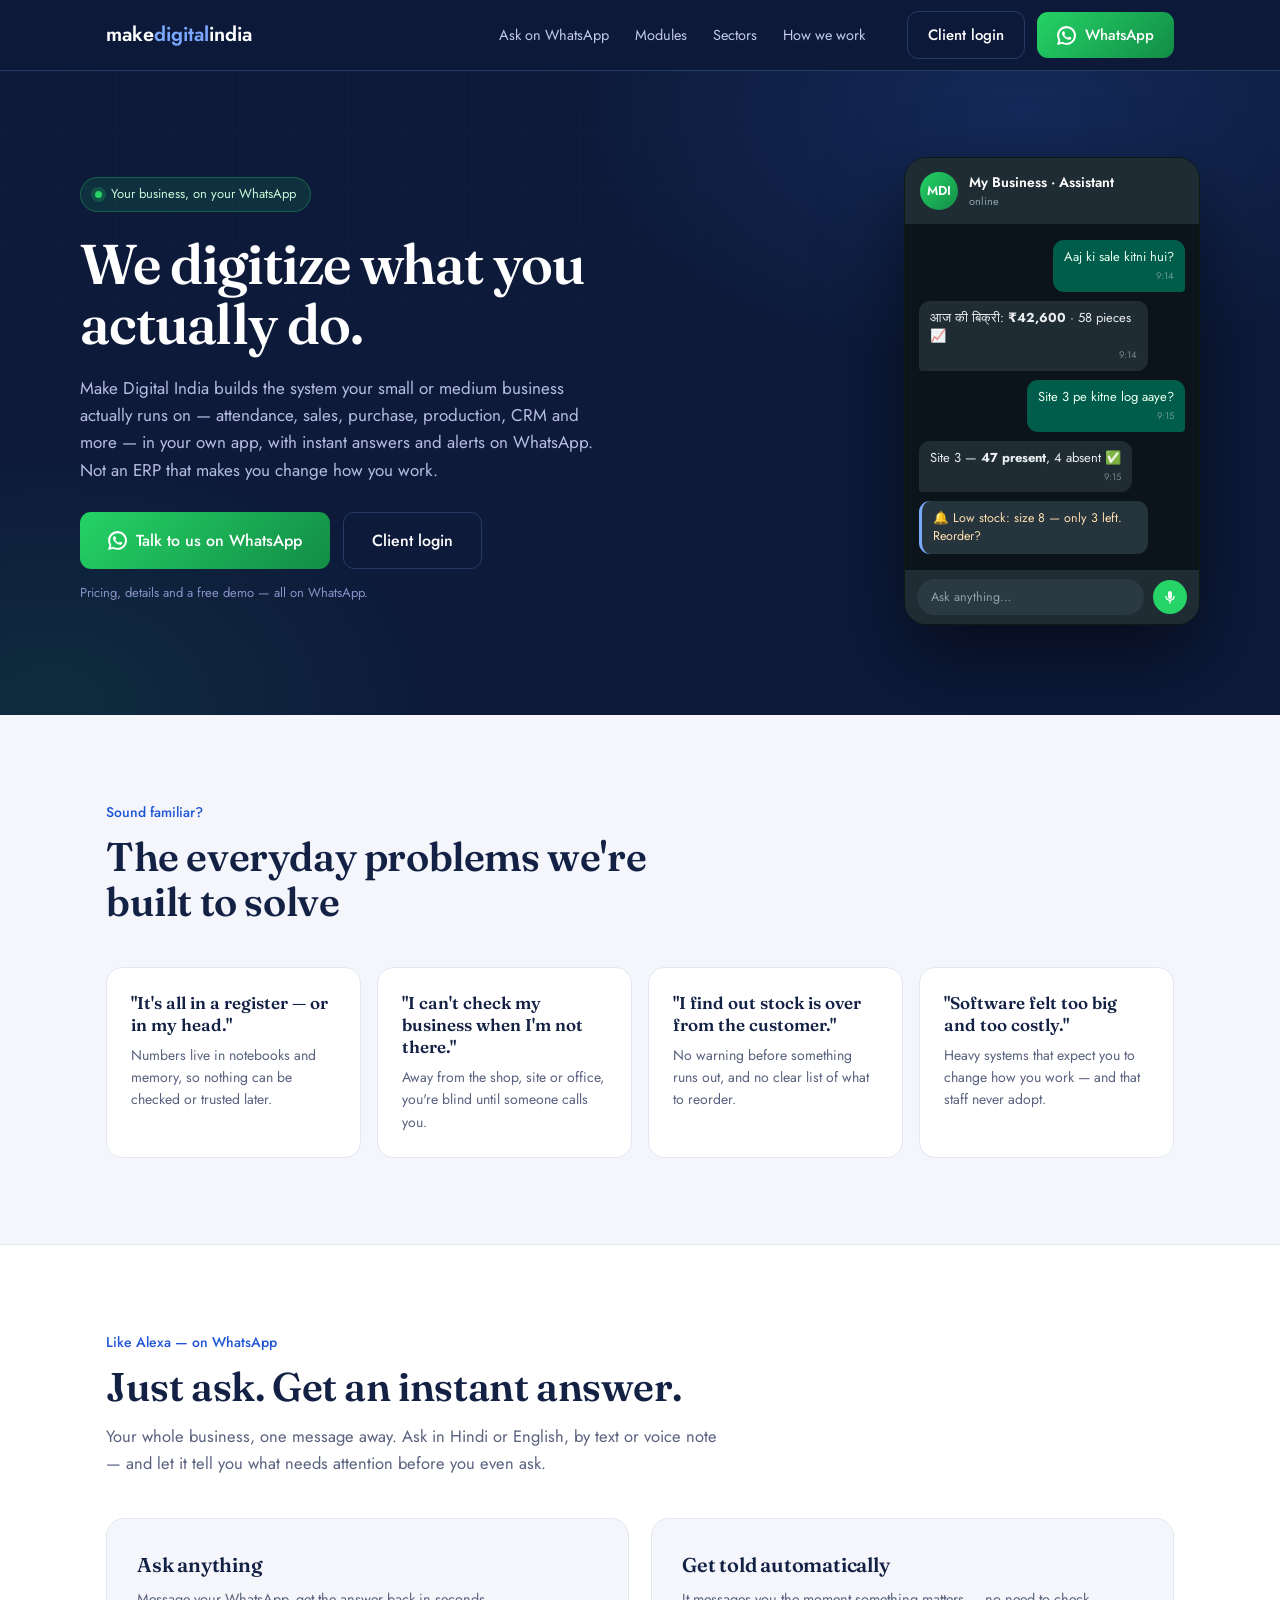
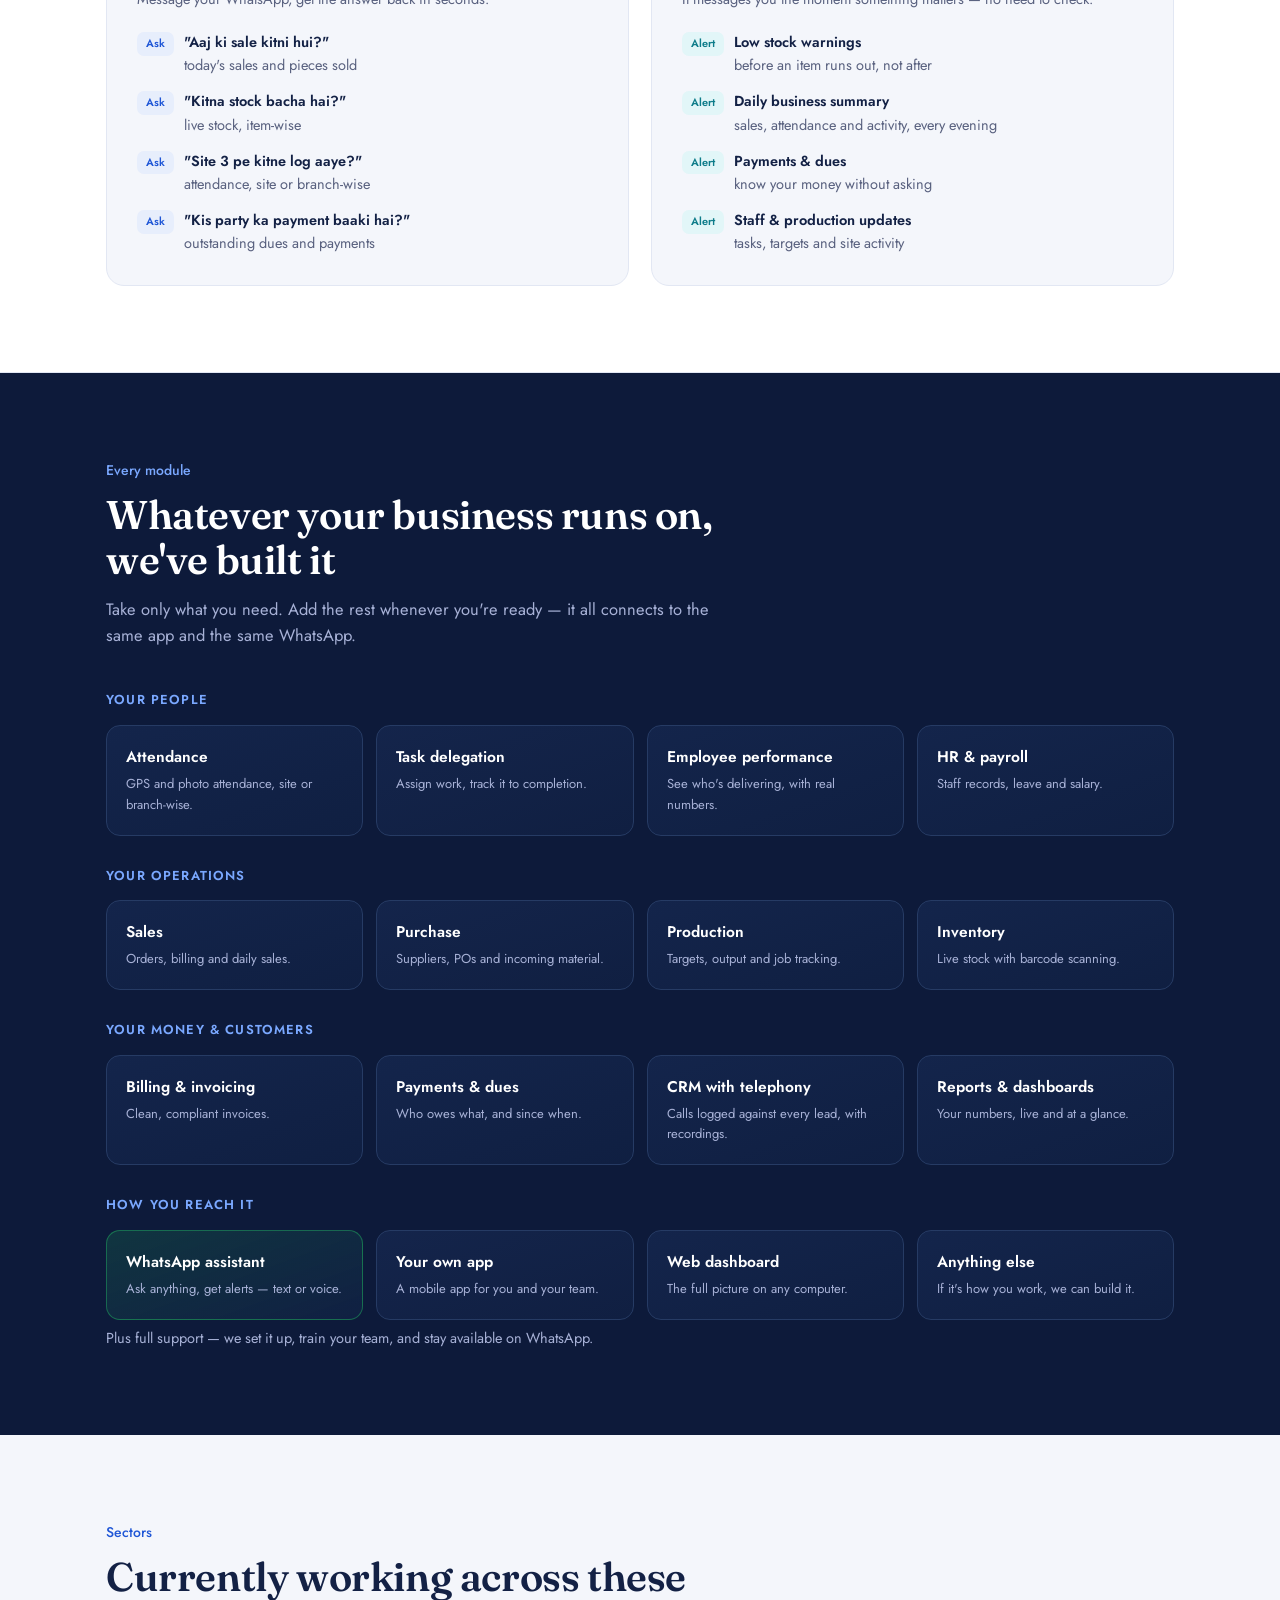
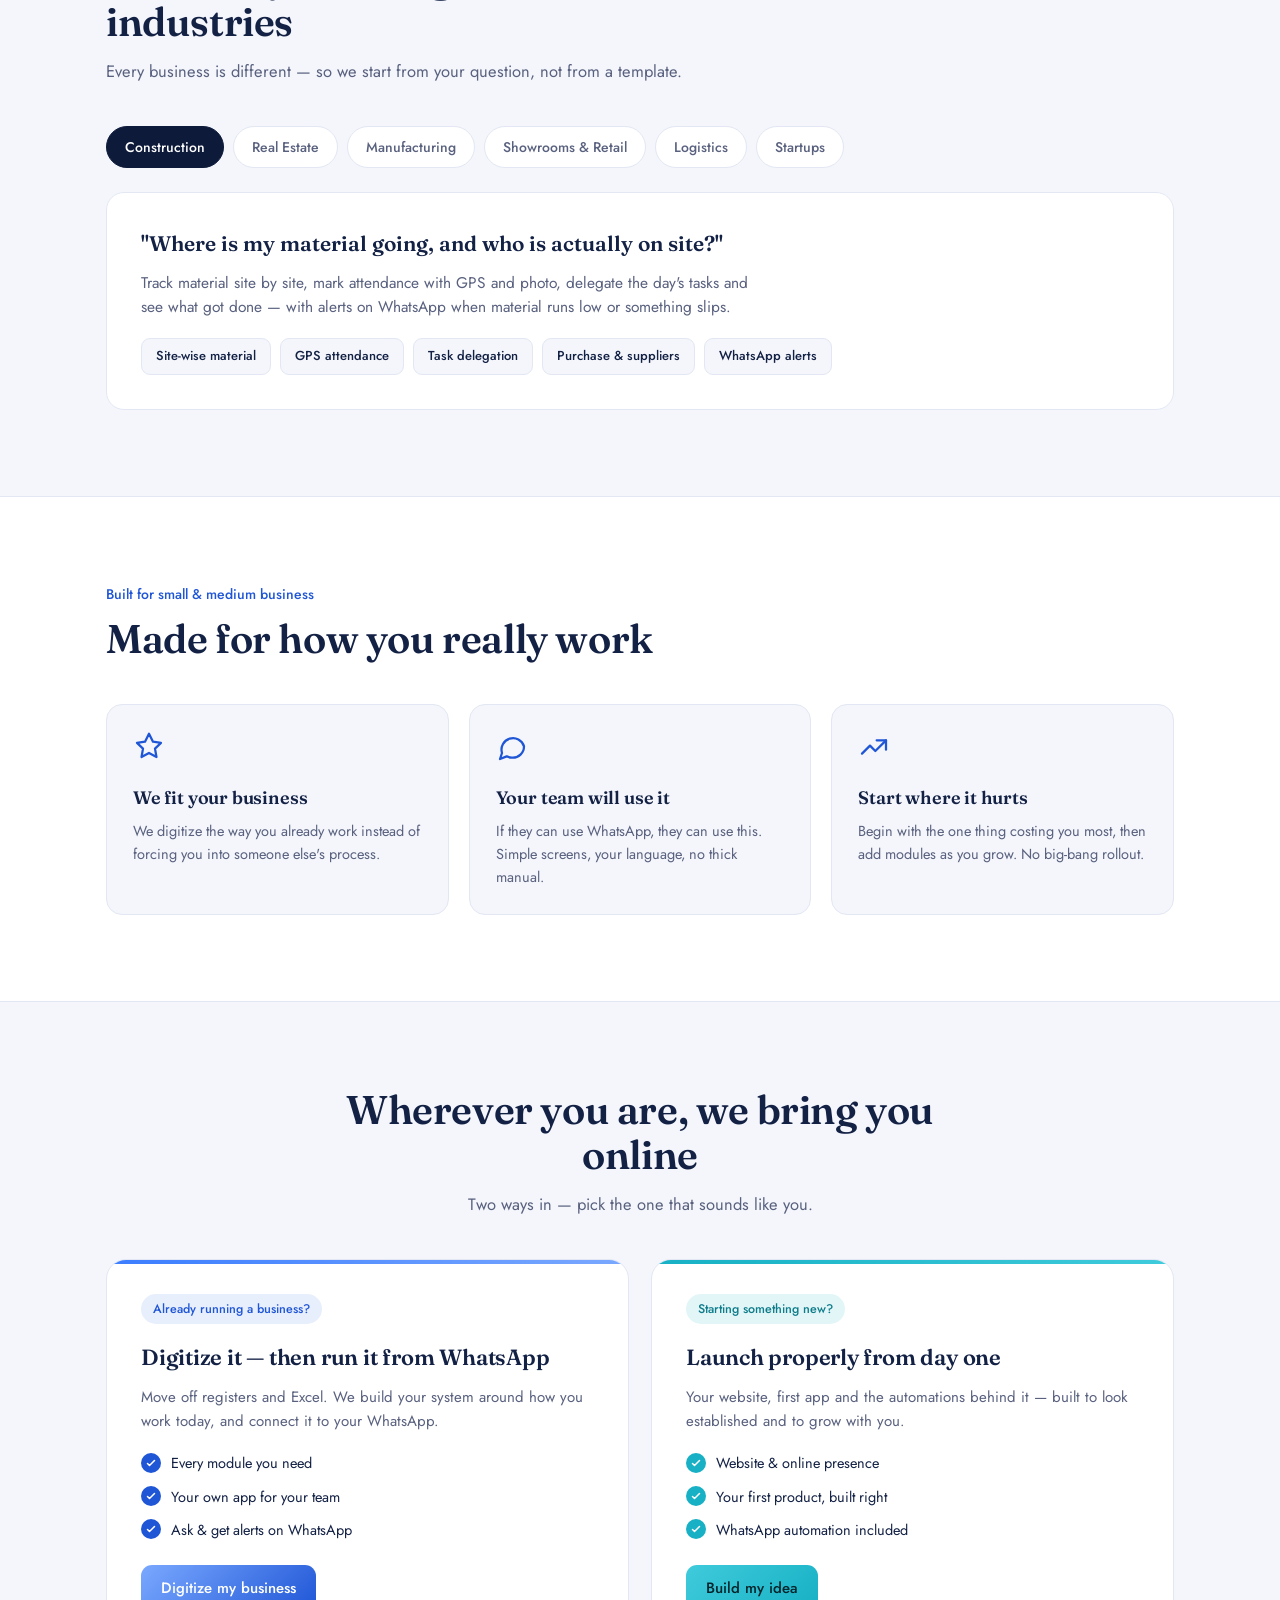
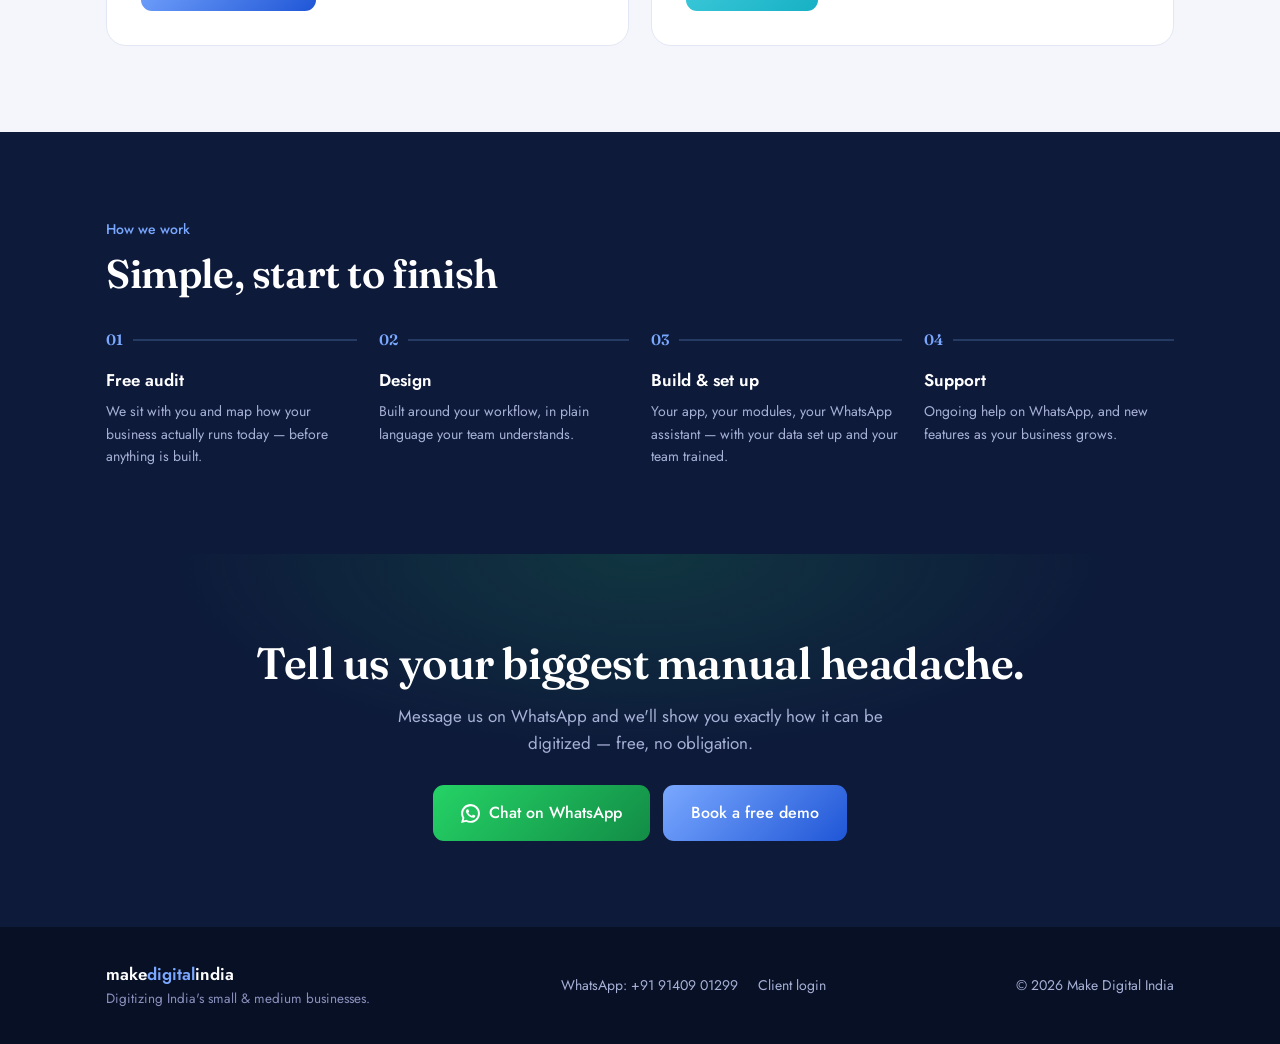
<file: index.html>
<!DOCTYPE html>
<html lang="en">
<head>
<meta charset="UTF-8" />
<meta name="viewport" content="width=device-width, initial-scale=1.0" />
<title>Make Digital India — digitizing India's small &amp; medium businesses</title>
<meta name="description" content="Make Digital India digitizes small and medium businesses across every sector — attendance, sales, purchase, production, CRM and more — in your own app, with answers and alerts on WhatsApp." />
<link rel="preconnect" href="https://fonts.googleapis.com" />
<link rel="preconnect" href="https://fonts.gstatic.com" crossorigin />
<link href="https://fonts.googleapis.com/css2?family=Fraunces:opsz,wght@9..144,400;9..144,500;9..144,600;9..144,700&family=Jost:wght@300;400;500;600&display=swap" rel="stylesheet" />
<style>
  :root{
    --ink:#0d1a3a; --ink-2:#132449; --ink-3:#1b2f5c; --line:#263b64;
    --brand:#3b7dff; --brand-2:#7aa8ff; --brand-deep:#1f56d6;
    --acc:#17b0c4; --acc-2:#3fcbdc; --wa:#25d366; --wa-d:#128c46;
    --paper:#f4f6fb; --card:#fff; --cardline:#e2e7f3;
    --ink-text:#132145; --muted:#59617f; --muted-d:#a7b1d6;
  }
  *,*::before,*::after{box-sizing:border-box;margin:0;padding:0}
  html{scroll-behavior:smooth}
  html,body{max-width:100%;overflow-x:hidden}
  body{font-family:'Jost',system-ui,sans-serif;color:var(--ink-text);background:var(--ink);line-height:1.6;-webkit-font-smoothing:antialiased}
  a{color:inherit;text-decoration:none}
  .wrap{width:100%;max-width:1120px;margin:0 auto;padding:0 26px}
  h1,h2,h3{font-family:'Fraunces',Georgia,serif;letter-spacing:-.01em}
  .logo{font-family:'Jost',sans-serif;font-weight:600}.logo b{color:var(--brand-2);font-weight:600}

  header.nav{position:sticky;top:0;z-index:50;background:rgba(13,26,58,.85);backdrop-filter:blur(12px);-webkit-backdrop-filter:blur(12px);border-bottom:1px solid var(--line)}
  .nav-in{display:flex;align-items:center;gap:20px;height:70px}
  .logo{color:#fff;font-size:20px}
  .nav-links{display:flex;gap:26px;margin-left:auto}
  .nav-links a{color:#c2c9e6;font-size:14.5px}.nav-links a:hover{color:#fff}
  .nav-actions{display:flex;align-items:center;gap:12px;margin-left:22px}
  .btn{display:inline-flex;align-items:center;justify-content:center;gap:9px;font-family:'Jost',sans-serif;font-weight:500;font-size:15px;padding:11px 20px;border-radius:11px;cursor:pointer;border:0;transition:transform .12s,filter .2s;white-space:nowrap}
  .btn:active{transform:scale(.98)}
  .btn-login{background:transparent;color:#fff;border:1.5px solid var(--line)}.btn-login:hover{background:var(--ink-3)}
  .btn-wa{background:linear-gradient(135deg,var(--wa),var(--wa-d));color:#fff}.btn-wa:hover{filter:brightness(1.06)}
  .btn-blue{background:linear-gradient(135deg,var(--brand-2),var(--brand-deep));color:#fff}.btn-blue:hover{filter:brightness(1.05)}
  .btn-teal{background:linear-gradient(135deg,var(--acc-2),var(--acc));color:#04252b}.btn-teal:hover{filter:brightness(1.05)}
  .btn-lg{padding:15px 28px;font-size:16px}
  .wa-ic{width:19px;height:19px;fill:currentColor}

  .mnav{display:none}
  @media (max-width:900px){
    .mnav{display:flex;gap:8px;overflow-x:auto;-webkit-overflow-scrolling:touch;scrollbar-width:none;
      background:var(--ink-2);border-bottom:1px solid var(--line);padding:10px 18px}
    .mnav::-webkit-scrollbar{display:none}
    .mnav a{flex:0 0 auto;font-size:13.5px;color:#c2c9e6;border:1px solid var(--line);
      border-radius:20px;padding:9px 15px;white-space:nowrap;min-height:40px;display:flex;align-items:center}
    .mnav a.mnav-login{background:var(--brand-deep);border-color:var(--brand-deep);color:#fff;font-weight:500}
  }
  .hero{position:relative;overflow:hidden;background:var(--ink);color:#eef0ff}
  .hero::before{content:"";position:absolute;inset:0;pointer-events:none;z-index:0;background:radial-gradient(720px 420px at 80% 6%, rgba(59,125,255,.16), transparent 62%),radial-gradient(640px 420px at 4% 98%, rgba(37,211,102,.1), transparent 60%)}
  .hero::after{content:"";position:absolute;inset:0;pointer-events:none;z-index:0;background-image:linear-gradient(var(--line) 1px,transparent 1px),linear-gradient(90deg,var(--line) 1px,transparent 1px);background-size:58px 58px;opacity:.1;mask-image:radial-gradient(90% 80% at 25% 15%,#000 20%,transparent 75%)}
  .hero-in{position:relative;z-index:1;display:grid;grid-template-columns:1.05fr .95fr;gap:52px;align-items:center;padding:86px 0 90px}
  .hero-copy{animation:enter .6s cubic-bezier(.2,.7,.3,1) both}
  .badge{display:inline-flex;align-items:center;gap:9px;font-size:13px;color:#c9f7d8;background:rgba(37,211,102,.12);border:1px solid rgba(37,211,102,.3);padding:6px 14px;border-radius:30px;margin-bottom:22px}
  .badge .d{width:7px;height:7px;border-radius:50%;background:var(--wa);box-shadow:0 0 0 4px rgba(37,211,102,.22)}
  .hero h1{font-size:clamp(28px,5.2vw,56px);font-weight:600;line-height:1.06;color:#fff;letter-spacing:-.02em;overflow-wrap:break-word;hyphens:auto}
  .hero p.lead{margin-top:22px;font-size:17px;color:#b7bce0;max-width:53ch}
  .hero-cta{margin-top:28px;display:flex;gap:13px;flex-wrap:wrap}
  .hero-micro{margin-top:14px;font-size:13px;color:#8a90c8}

  .chat{border-radius:22px;overflow:hidden;box-shadow:0 34px 80px rgba(0,0,0,.5);border:1px solid #0c1a12;animation:enter .7s .12s cubic-bezier(.2,.7,.3,1) both;max-width:390px;margin-left:auto}
  .chat-hd{display:flex;align-items:center;gap:11px;background:#1f2c33;padding:13px 15px}
  .chat-hd .av{width:38px;height:38px;border-radius:50%;background:linear-gradient(135deg,var(--wa),var(--wa-d));display:grid;place-items:center;color:#fff;font-weight:600;font-size:13px}
  .chat-hd .nm{color:#fff;font-size:14px;font-weight:600}.chat-hd .st{color:#8fa3ad;font-size:11px}
  .chat-body{background:#0b141a;padding:16px 14px;display:flex;flex-direction:column;gap:9px}
  .bub{max-width:86%;padding:8px 11px;border-radius:11px;font-size:13px;line-height:1.45}
  .bub .tm{display:block;font-size:9.5px;color:rgba(233,237,239,.45);text-align:right;margin-top:3px}
  .bub.me{align-self:flex-end;background:#005c4b;color:#e9ffef;border-bottom-right-radius:4px}
  .bub.bot{align-self:flex-start;background:#202c33;color:#e9edef;border-bottom-left-radius:4px}
  .bub.alert{align-self:flex-start;background:#26343d;color:#ffe0b0;border-left:3px solid var(--brand-2);font-size:12.5px}
  .chat-input{display:flex;align-items:center;gap:9px;background:#1f2c33;padding:9px 12px}
  .chat-input .box{flex:1;background:#2a3942;border-radius:20px;padding:8px 14px;color:#8fa3ad;font-size:12.5px}
  .chat-input .mic{width:34px;height:34px;border-radius:50%;background:var(--wa);display:grid;place-items:center;flex:none}
  .chat-input .mic svg{width:16px;height:16px;fill:#fff}

  section{padding:86px 0}
  .eyebrow{font-size:14px;color:var(--brand-deep);font-weight:500;margin-bottom:12px}
  .on-ink .eyebrow{color:var(--brand-2)}
  .head{max-width:62ch;margin-bottom:42px}
  .head h2{font-size:clamp(27px,3.5vw,40px);font-weight:600;line-height:1.12;color:var(--ink-text)}
  .on-ink .head h2{color:#fff}
  .head p{margin-top:13px;color:var(--muted);font-size:16.5px}.on-ink .head p{color:var(--muted-d)}

  /* pain */
  .pain{background:var(--paper)}
  .pain-grid{display:grid;grid-template-columns:repeat(4,1fr);gap:16px}
  .pain-card{background:var(--card);border:1px solid var(--cardline);border-radius:16px;padding:24px}
  .pain-card .q{font-family:'Fraunces',serif;font-size:17px;font-weight:600;line-height:1.3;margin-bottom:8px}
  .pain-card p{color:var(--muted);font-size:14px}

  /* ask */
  .ask{background:var(--card);border-top:1px solid var(--cardline);border-bottom:1px solid var(--cardline)}
  .ask-grid{display:grid;grid-template-columns:1fr 1fr;gap:22px}
  .ask-card{background:var(--paper);border:1px solid var(--cardline);border-radius:18px;padding:30px}
  .ask-card h3{font-size:20px;font-weight:600;margin-bottom:6px}
  .ask-card .lead{color:var(--muted);font-size:14.5px;margin-bottom:20px}
  .qa{display:grid;gap:13px}
  .q-row{display:flex;gap:10px;align-items:flex-start;font-size:14.5px}
  .q-row .bq{flex:none;font-size:11px;font-weight:600;padding:3px 9px;border-radius:7px;margin-top:2px}
  .qcol .bq{background:#e7eefc;color:var(--brand-deep)}
  .acol .bq{background:#e2f6f8;color:#0e7c8a}
  .q-row b{font-weight:600}.q-row span{color:var(--muted)}

  /* modules */
  .mods{background:var(--ink);color:#eef0ff}
  .mod-group{margin-bottom:30px}
  .mod-group h3{font-family:'Jost',sans-serif;font-size:13px;font-weight:600;letter-spacing:.09em;text-transform:uppercase;color:var(--brand-2);margin-bottom:14px}
  .mod-grid{display:grid;grid-template-columns:repeat(4,1fr);gap:13px}
  .mod{background:linear-gradient(160deg,rgba(27,47,92,.5),rgba(19,36,73,.5));border:1px solid var(--line);border-radius:14px;padding:19px;transition:transform .16s,border-color .16s}
  .mod:hover{transform:translateY(-3px);border-color:rgba(59,125,255,.45)}
  .mod.feat{background:linear-gradient(160deg,rgba(37,211,102,.15),rgba(19,36,73,.6));border-color:rgba(37,211,102,.4)}
  .mod h4{font-family:'Jost',sans-serif;font-size:15.5px;font-weight:600;color:#fff;margin-bottom:4px}
  .mod p{color:var(--muted-d);font-size:13px}
  .mod-note{margin-top:6px;color:var(--muted-d);font-size:14.5px}

  /* sectors */
  .ind{background:var(--paper)}
  .ind-tabs{display:flex;flex-wrap:wrap;gap:9px;margin-bottom:24px}
  .ind-tab{font-family:'Jost',sans-serif;font-size:14px;font-weight:500;padding:10px 18px;border-radius:30px;border:1.5px solid var(--cardline);background:var(--card);color:var(--muted);cursor:pointer;transition:all .15s}
  .ind-tab:hover{border-color:var(--brand-deep);color:var(--brand-deep)}
  .ind-tab.active{background:var(--ink);color:#fff;border-color:var(--ink)}
  .ind-panel{display:none;background:var(--card);border:1px solid var(--cardline);border-radius:18px;padding:34px}
  .ind-panel.active{display:block;animation:fade .3s ease both}
  .ind-panel .askq{font-family:'Fraunces',serif;font-size:21px;font-weight:600;color:var(--ink-text);margin-bottom:10px}
  .ind-panel p{color:var(--muted);font-size:15.5px;max-width:68ch;margin-bottom:18px}
  .ind-tags{display:flex;flex-wrap:wrap;gap:9px}
  .ind-tags span{font-size:13px;font-weight:500;color:var(--ink-text);background:var(--paper);border:1px solid var(--cardline);padding:7px 14px;border-radius:9px}

  /* built for smb */
  .smb{background:var(--card);border-top:1px solid var(--cardline)}
  .smb-grid{display:grid;grid-template-columns:repeat(3,1fr);gap:20px}
  .smb-card{border:1px solid var(--cardline);border-radius:16px;padding:26px;background:var(--paper)}
  .smb-card .ic{width:32px;height:32px;color:var(--brand-deep);margin-bottom:13px}
  .smb-card h3{font-size:18px;font-weight:600;margin-bottom:6px}
  .smb-card p{color:var(--muted);font-size:14.5px}

  /* tracks */
  .tracks{background:var(--paper);border-top:1px solid var(--cardline)}
  .tracks .head{text-align:center;margin:0 auto 42px}
  .track-grid{display:grid;grid-template-columns:1fr 1fr;gap:22px}
  .track{background:var(--card);border:1px solid var(--cardline);border-radius:20px;padding:34px;position:relative;overflow:hidden}
  .track::before{content:"";position:absolute;top:0;left:0;right:0;height:4px;pointer-events:none}
  .track.est::before{background:linear-gradient(90deg,var(--brand),var(--brand-2))}
  .track.new::before{background:linear-gradient(90deg,var(--acc),var(--acc-2))}
  .track .tag{display:inline-block;font-size:12.5px;font-weight:500;padding:5px 12px;border-radius:20px;margin-bottom:16px}
  .track.est .tag{background:#e7eefc;color:var(--brand-deep)}.track.new .tag{background:#e2f6f8;color:#0e7c8a}
  .track h3{font-size:22px;font-weight:600;margin-bottom:10px}
  .track > p{color:var(--muted);font-size:15px;margin-bottom:18px}
  .track ul{list-style:none;display:grid;gap:10px;margin-bottom:24px}
  .track li{display:flex;gap:10px;align-items:center;font-size:14.5px}
  .track li .c{flex:none;width:20px;height:20px;border-radius:50%;display:grid;place-items:center;color:#fff}
  .track.est li .c{background:var(--brand-deep)}.track.new li .c{background:var(--acc)}

  /* how */
  .how{background:var(--ink);color:#eef0ff}
  .steps{display:grid;grid-template-columns:repeat(4,1fr);gap:22px;counter-reset:s}
  .step{position:relative;padding-top:18px;border-top:2px solid var(--line)}
  .step::before{counter-increment:s;content:"0" counter(s);font-family:'Fraunces',serif;font-weight:600;font-size:15px;position:absolute;top:-13px;left:0;background:var(--ink);padding-right:10px;color:var(--brand-2)}
  .step h3{font-size:17px;font-weight:600;color:#fff;margin:8px 0 6px;font-family:'Jost',sans-serif;letter-spacing:0}
  .step p{color:var(--muted-d);font-size:14px}

  .cta{background:radial-gradient(760px 320px at 50% 0%, rgba(37,211,102,.15), transparent 62%),var(--ink);color:#fff;text-align:center}
  .cta h2{font-size:clamp(29px,4vw,44px);font-weight:600;line-height:1.08}
  .cta p{color:var(--muted-d);margin:16px auto 28px;max-width:52ch;font-size:17px}
  .cta .row{display:flex;gap:13px;justify-content:center;flex-wrap:wrap;position:relative;z-index:1}

  footer{background:#081026;color:var(--muted-d);padding:34px 0;font-size:14px}
  .foot-in{display:flex;align-items:center;justify-content:space-between;gap:16px;flex-wrap:wrap}
  .foot-in .logo{font-size:17px}.foot-tag{color:#8a90bc;font-size:13.5px}
  .foot-links{display:flex;gap:20px;flex-wrap:wrap}.foot-links a:hover{color:#fff}

  :focus-visible{outline:3px solid var(--brand);outline-offset:3px;border-radius:6px}

  @media (max-width:900px){
    .nav-links{display:none}
    .hero-in{grid-template-columns:1fr;gap:38px;padding:54px 0 64px}
    .chat{margin:0 auto}
    .pain-grid{grid-template-columns:1fr 1fr}
    .ask-grid,.track-grid{grid-template-columns:1fr}
    .mod-grid{grid-template-columns:1fr 1fr}
    .smb-grid{grid-template-columns:1fr}
    .steps{grid-template-columns:1fr 1fr;gap:26px 22px}
  }
  @media (max-width:900px){
    /* sector tabs become a swipeable strip */
    .ind-tabs{flex-wrap:nowrap;overflow-x:auto;-webkit-overflow-scrolling:touch;
      scrollbar-width:none;padding-bottom:4px;margin-left:-18px;margin-right:-18px;padding-left:18px;padding-right:18px}
    .ind-tabs::-webkit-scrollbar{display:none}
    .ind-tab{flex:0 0 auto;padding:12px 18px}
  }
  @media (max-width:560px){
    .wrap{padding:0 18px}
    .pain-grid,.mod-grid,.steps{grid-template-columns:1fr}
    .nav-actions .btn-login{padding:10px 13px;font-size:13.5px}
    .btn{padding:13px 20px;min-height:46px}
    .nav-actions .btn{min-height:42px}
    .hero-in{padding:38px 0 48px}
    .hero p.lead{font-size:15.5px}
    .hero-cta .btn{flex:1 1 100%;}
    .chat{max-width:100%}
    .head h2{font-size:24px}
    .head p{font-size:15px}
    section{padding:56px 0}
    .ind-panel,.ask-card,.track,.smb-card,.pain-card{padding:22px}
    .ind-panel .askq{font-size:18px}
    .cta h2{font-size:26px}
    .foot-in{flex-direction:column;align-items:flex-start;gap:12px}
  }
  @media (prefers-reduced-motion:reduce){*{animation:none!important;transition:none!important}html{scroll-behavior:auto}}
  @keyframes enter{from{opacity:0;transform:translateY(16px)}to{opacity:1;transform:none}}
  @keyframes fade{from{opacity:0}to{opacity:1}}
</style>
</head>
<body>

<header class="nav">
  <div class="wrap nav-in">
    <a class="logo" href="/">make<b>digital</b>india</a>
    <nav class="nav-links">
      <a href="#ask">Ask on WhatsApp</a>
      <a href="#modules">Modules</a>
      <a href="#sectors">Sectors</a>
      <a href="#how">How we work</a>
    </nav>
    <div class="nav-actions">
      <a class="btn btn-login" href="/login.html">Client login</a>
      <a class="btn btn-wa wa" href="#"><svg class="wa-ic" viewBox="0 0 24 24"><path d="M17.5 14.4c-.3-.15-1.7-.85-2-.95-.26-.1-.45-.15-.64.15-.19.28-.73.94-.9 1.13-.16.19-.33.21-.61.07-.3-.15-1.25-.46-2.38-1.47-.88-.78-1.47-1.75-1.64-2.04-.17-.29-.02-.44.13-.59.13-.13.29-.34.44-.51.15-.17.19-.29.29-.48.1-.19.05-.36-.02-.51-.08-.15-.64-1.55-.88-2.12-.23-.55-.47-.48-.64-.49h-.55c-.19 0-.5.07-.76.36-.26.29-1 .98-1 2.38s1.02 2.76 1.17 2.95c.14.19 2.01 3.08 4.88 4.32.68.29 1.21.47 1.63.6.68.22 1.31.19 1.8.11.55-.08 1.7-.69 1.94-1.36.24-.67.24-1.24.17-1.36-.07-.12-.26-.19-.55-.34zM12.05 21.5h-.02a9.4 9.4 0 0 1-4.79-1.31l-.34-.2-3.56.93.95-3.47-.22-.36a9.38 9.38 0 0 1 14.56-11.6 9.32 9.32 0 0 1 2.75 6.64c0 5.18-4.22 9.38-9.49 9.38zM20.52 3.49A11.77 11.77 0 0 0 12.05.01C5.5.01.18 5.33.18 11.87c0 2.09.55 4.13 1.59 5.93L.08 24l6.34-1.66a11.82 11.82 0 0 0 5.63 1.43h.01c6.54 0 11.86-5.32 11.86-11.86 0-3.17-1.23-6.15-3.47-8.42z"/></svg>WhatsApp</a>
    </div>
  </div>
</header>

<nav class="mnav" aria-label="Section links">
  <a class="mnav-login" href="/login.html">Client login</a>
  <a href="#ask">Ask on WhatsApp</a>
  <a href="#modules">Modules</a>
  <a href="#sectors">Sectors</a>
  <a href="#how">How we work</a>
</nav>

<!-- hero -->
<section class="hero" style="padding:0">
  <div class="wrap hero-in">
    <div class="hero-copy">
      <div class="badge"><span class="d"></span>Your business, on your WhatsApp</div>
      <h1>We digitize what you actually do.</h1>
      <p class="lead">Make Digital India builds the system your small or medium business actually runs on — attendance, sales, purchase, production, CRM and more — in your own app, with instant answers and alerts on WhatsApp. Not an ERP that makes you change how you work.</p>
      <div class="hero-cta">
        <a class="btn btn-wa btn-lg wa" href="#"><svg class="wa-ic" viewBox="0 0 24 24"><path d="M17.5 14.4c-.3-.15-1.7-.85-2-.95-.26-.1-.45-.15-.64.15-.19.28-.73.94-.9 1.13-.16.19-.33.21-.61.07-.3-.15-1.25-.46-2.38-1.47-.88-.78-1.47-1.75-1.64-2.04-.17-.29-.02-.44.13-.59.13-.13.29-.34.44-.51.15-.17.19-.29.29-.48.1-.19.05-.36-.02-.51-.08-.15-.64-1.55-.88-2.12-.23-.55-.47-.48-.64-.49h-.55c-.19 0-.5.07-.76.36-.26.29-1 .98-1 2.38s1.02 2.76 1.17 2.95c.14.19 2.01 3.08 4.88 4.32.68.29 1.21.47 1.63.6.68.22 1.31.19 1.8.11.55-.08 1.7-.69 1.94-1.36.24-.67.24-1.24.17-1.36-.07-.12-.26-.19-.55-.34zM12.05 21.5h-.02a9.4 9.4 0 0 1-4.79-1.31l-.34-.2-3.56.93.95-3.47-.22-.36a9.38 9.38 0 0 1 14.56-11.6 9.32 9.32 0 0 1 2.75 6.64c0 5.18-4.22 9.38-9.49 9.38zM20.52 3.49A11.77 11.77 0 0 0 12.05.01C5.5.01.18 5.33.18 11.87c0 2.09.55 4.13 1.59 5.93L.08 24l6.34-1.66a11.82 11.82 0 0 0 5.63 1.43h.01c6.54 0 11.86-5.32 11.86-11.86 0-3.17-1.23-6.15-3.47-8.42z"/></svg>Talk to us on WhatsApp</a>
        <a class="btn btn-login btn-lg" href="/login.html">Client login</a>
      </div>
      <div class="hero-micro">Pricing, details and a free demo — all on WhatsApp.</div>
    </div>

    <div class="chat" aria-hidden="true">
      <div class="chat-hd">
        <div class="av">MDI</div>
        <div><div class="nm">My Business · Assistant</div><div class="st">online</div></div>
      </div>
      <div class="chat-body">
        <div class="bub me">Aaj ki sale kitni hui?<span class="tm">9:14</span></div>
        <div class="bub bot">आज की बिक्री: <b>₹42,600</b> · 58 pieces 📈<span class="tm">9:14</span></div>
        <div class="bub me">Site 3 pe kitne log aaye?<span class="tm">9:15</span></div>
        <div class="bub bot">Site 3 — <b>47 present</b>, 4 absent ✅<span class="tm">9:15</span></div>
        <div class="bub alert">🔔 Low stock: size 8 — only 3 left. Reorder?</div>
      </div>
      <div class="chat-input">
        <div class="box">Ask anything…</div>
        <div class="mic"><svg viewBox="0 0 24 24"><path d="M12 15a3 3 0 0 0 3-3V6a3 3 0 0 0-6 0v6a3 3 0 0 0 3 3z"/><path d="M19 11a1 1 0 0 0-2 0 5 5 0 0 1-10 0 1 1 0 0 0-2 0 7 7 0 0 0 6 6.92V21a1 1 0 0 0 2 0v-3.08A7 7 0 0 0 19 11z"/></svg></div>
      </div>
    </div>
  </div>
</section>

<!-- pain -->
<section class="pain">
  <div class="wrap">
    <div class="head">
      <div class="eyebrow">Sound familiar?</div>
      <h2>The everyday problems we're built to solve</h2>
    </div>
    <div class="pain-grid">
      <div class="pain-card"><div class="q">"It's all in a register — or in my head."</div><p>Numbers live in notebooks and memory, so nothing can be checked or trusted later.</p></div>
      <div class="pain-card"><div class="q">"I can't check my business when I'm not there."</div><p>Away from the shop, site or office, you're blind until someone calls you.</p></div>
      <div class="pain-card"><div class="q">"I find out stock is over from the customer."</div><p>No warning before something runs out, and no clear list of what to reorder.</p></div>
      <div class="pain-card"><div class="q">"Software felt too big and too costly."</div><p>Heavy systems that expect you to change how you work — and that staff never adopt.</p></div>
    </div>
  </div>
</section>

<!-- ask -->
<section class="ask" id="ask">
  <div class="wrap">
    <div class="head">
      <div class="eyebrow">Like Alexa — on WhatsApp</div>
      <h2>Just ask. Get an instant answer.</h2>
      <p>Your whole business, one message away. Ask in Hindi or English, by text or voice note — and let it tell you what needs attention before you even ask.</p>
    </div>
    <div class="ask-grid">
      <div class="ask-card qcol">
        <h3>Ask anything</h3>
        <div class="lead">Message your WhatsApp, get the answer back in seconds.</div>
        <div class="qa">
          <div class="q-row"><span class="bq">Ask</span><div><b>"Aaj ki sale kitni hui?"</b><br><span>today's sales and pieces sold</span></div></div>
          <div class="q-row"><span class="bq">Ask</span><div><b>"Kitna stock bacha hai?"</b><br><span>live stock, item-wise</span></div></div>
          <div class="q-row"><span class="bq">Ask</span><div><b>"Site 3 pe kitne log aaye?"</b><br><span>attendance, site or branch-wise</span></div></div>
          <div class="q-row"><span class="bq">Ask</span><div><b>"Kis party ka payment baaki hai?"</b><br><span>outstanding dues and payments</span></div></div>
        </div>
      </div>
      <div class="ask-card acol">
        <h3>Get told automatically</h3>
        <div class="lead">It messages you the moment something matters — no need to check.</div>
        <div class="qa">
          <div class="q-row"><span class="bq">Alert</span><div><b>Low stock warnings</b><br><span>before an item runs out, not after</span></div></div>
          <div class="q-row"><span class="bq">Alert</span><div><b>Daily business summary</b><br><span>sales, attendance and activity, every evening</span></div></div>
          <div class="q-row"><span class="bq">Alert</span><div><b>Payments &amp; dues</b><br><span>know your money without asking</span></div></div>
          <div class="q-row"><span class="bq">Alert</span><div><b>Staff &amp; production updates</b><br><span>tasks, targets and site activity</span></div></div>
        </div>
      </div>
    </div>
  </div>
</section>

<!-- modules -->
<section class="mods on-ink" id="modules">
  <div class="wrap">
    <div class="head">
      <div class="eyebrow">Every module</div>
      <h2>Whatever your business runs on, we've built it</h2>
      <p>Take only what you need. Add the rest whenever you're ready — it all connects to the same app and the same WhatsApp.</p>
    </div>

    <div class="mod-group">
      <h3>Your people</h3>
      <div class="mod-grid">
        <div class="mod"><h4>Attendance</h4><p>GPS and photo attendance, site or branch-wise.</p></div>
        <div class="mod"><h4>Task delegation</h4><p>Assign work, track it to completion.</p></div>
        <div class="mod"><h4>Employee performance</h4><p>See who's delivering, with real numbers.</p></div>
        <div class="mod"><h4>HR &amp; payroll</h4><p>Staff records, leave and salary.</p></div>
      </div>
    </div>

    <div class="mod-group">
      <h3>Your operations</h3>
      <div class="mod-grid">
        <div class="mod"><h4>Sales</h4><p>Orders, billing and daily sales.</p></div>
        <div class="mod"><h4>Purchase</h4><p>Suppliers, POs and incoming material.</p></div>
        <div class="mod"><h4>Production</h4><p>Targets, output and job tracking.</p></div>
        <div class="mod"><h4>Inventory</h4><p>Live stock with barcode scanning.</p></div>
      </div>
    </div>

    <div class="mod-group">
      <h3>Your money &amp; customers</h3>
      <div class="mod-grid">
        <div class="mod"><h4>Billing &amp; invoicing</h4><p>Clean, compliant invoices.</p></div>
        <div class="mod"><h4>Payments &amp; dues</h4><p>Who owes what, and since when.</p></div>
        <div class="mod"><h4>CRM with telephony</h4><p>Calls logged against every lead, with recordings.</p></div>
        <div class="mod"><h4>Reports &amp; dashboards</h4><p>Your numbers, live and at a glance.</p></div>
      </div>
    </div>

    <div class="mod-group" style="margin-bottom:0">
      <h3>How you reach it</h3>
      <div class="mod-grid">
        <div class="mod feat"><h4>WhatsApp assistant</h4><p>Ask anything, get alerts — text or voice.</p></div>
        <div class="mod"><h4>Your own app</h4><p>A mobile app for you and your team.</p></div>
        <div class="mod"><h4>Web dashboard</h4><p>The full picture on any computer.</p></div>
        <div class="mod"><h4>Anything else</h4><p>If it's how you work, we can build it.</p></div>
      </div>
      <div class="mod-note">Plus full support — we set it up, train your team, and stay available on WhatsApp.</div>
    </div>
  </div>
</section>

<!-- sectors -->
<section class="ind" id="sectors">
  <div class="wrap">
    <div class="head">
      <div class="eyebrow">Sectors</div>
      <h2>Currently working across these industries</h2>
      <p>Every business is different — so we start from your question, not from a template.</p>
    </div>
    <div class="ind-tabs">
      <button class="ind-tab active" onclick="showInd('construction',this)">Construction</button>
      <button class="ind-tab" onclick="showInd('realestate',this)">Real Estate</button>
      <button class="ind-tab" onclick="showInd('manufacturing',this)">Manufacturing</button>
      <button class="ind-tab" onclick="showInd('showrooms',this)">Showrooms &amp; Retail</button>
      <button class="ind-tab" onclick="showInd('logistics',this)">Logistics</button>
      <button class="ind-tab" onclick="showInd('startups',this)">Startups</button>
    </div>

    <div id="panel-construction" class="ind-panel active">
      <div class="askq">"Where is my material going, and who is actually on site?"</div>
      <p>Track material site by site, mark attendance with GPS and photo, delegate the day's tasks and see what got done — with alerts on WhatsApp when material runs low or something slips.</p>
      <div class="ind-tags"><span>Site-wise material</span><span>GPS attendance</span><span>Task delegation</span><span>Purchase &amp; suppliers</span><span>WhatsApp alerts</span></div>
    </div>
    <div id="panel-realestate" class="ind-panel">
      <div class="askq">"How do I stop losing leads and chase payments on time?"</div>
      <p>CRM with integrated telephony — every call logged against the lead, with recordings and follow-up reminders, so nothing is forgotten. Payments and dues tracked to the last rupee.</p>
      <div class="ind-tags"><span>CRM + telephony</span><span>Call recordings</span><span>Follow-ups</span><span>Payments &amp; dues</span><span>Reports</span></div>
    </div>
    <div id="panel-manufacturing" class="ind-panel">
      <div class="askq">"Is production on target, and where are we losing time?"</div>
      <p>Production targets and output tracked shift by shift, purchase and raw material in one place, staff attendance and performance visible — so delays show up while you can still fix them.</p>
      <div class="ind-tags"><span>Production tracking</span><span>Raw material</span><span>Purchase</span><span>Shift attendance</span><span>Performance</span></div>
    </div>
    <div id="panel-showrooms" class="ind-panel">
      <div class="askq">"What's selling, and what's about to finish?"</div>
      <p>Live stock down to size and colour, barcode scanning from a phone, every sale recorded as it happens, and reorder alerts before an item runs out — not after a customer asks.</p>
      <div class="ind-tags"><span>Live stock</span><span>Barcode scanning</span><span>Billing</span><span>Reorder alerts</span><span>Daily sales</span></div>
    </div>
    <div id="panel-logistics" class="ind-panel">
      <div class="askq">"Where are my vehicles, and did the delivery actually happen?"</div>
      <p>Track trips and deliveries, driver attendance and accountability, and turn completed runs into invoices — with WhatsApp updates instead of a dozen phone calls.</p>
      <div class="ind-tags"><span>Trip &amp; delivery tracking</span><span>Driver attendance</span><span>Proof of delivery</span><span>Invoicing</span></div>
    </div>
    <div id="panel-startups" class="ind-panel">
      <div class="askq">"How do I launch properly without a tech team?"</div>
      <p>Your website, your first app or system, and the automations behind it — built so you look established from day one, and so it grows with you instead of being rebuilt later.</p>
      <div class="ind-tags"><span>Website</span><span>First app</span><span>Automations</span><span>WhatsApp assistant</span><span>Grows with you</span></div>
    </div>
  </div>
</section>

<!-- built for smb -->
<section class="smb">
  <div class="wrap">
    <div class="head">
      <div class="eyebrow">Built for small &amp; medium business</div>
      <h2>Made for how you really work</h2>
    </div>
    <div class="smb-grid">
      <div class="smb-card">
        <svg class="ic" viewBox="0 0 24 24" fill="none" stroke="currentColor" stroke-width="1.7" stroke-linecap="round" stroke-linejoin="round"><path d="M12 2l3 6 6 .9-4.5 4.3 1.1 6.3L12 16.5 6.4 19.5l1.1-6.3L3 8.9 9 8z"/></svg>
        <h3>We fit your business</h3>
        <p>We digitize the way you already work instead of forcing you into someone else's process.</p>
      </div>
      <div class="smb-card">
        <svg class="ic" viewBox="0 0 24 24" fill="none" stroke="currentColor" stroke-width="1.7" stroke-linecap="round" stroke-linejoin="round"><path d="M21 11.5a8.38 8.38 0 0 1-9 8.5 8.5 8.5 0 0 1-4-1L3 21l1.5-4.5a8.5 8.5 0 1 1 16.5-5z"/></svg>
        <h3>Your team will use it</h3>
        <p>If they can use WhatsApp, they can use this. Simple screens, your language, no thick manual.</p>
      </div>
      <div class="smb-card">
        <svg class="ic" viewBox="0 0 24 24" fill="none" stroke="currentColor" stroke-width="1.7" stroke-linecap="round" stroke-linejoin="round"><path d="M3 17l6-6 4 4 8-8"/><path d="M14 7h7v7"/></svg>
        <h3>Start where it hurts</h3>
        <p>Begin with the one thing costing you most, then add modules as you grow. No big-bang rollout.</p>
      </div>
    </div>
  </div>
</section>

<!-- tracks -->
<section class="tracks" id="tracks">
  <div class="wrap">
    <div class="head"><h2>Wherever you are, we bring you online</h2><p>Two ways in — pick the one that sounds like you.</p></div>
    <div class="track-grid">
      <div class="track est">
        <span class="tag">Already running a business?</span>
        <h3>Digitize it — then run it from WhatsApp</h3>
        <p>Move off registers and Excel. We build your system around how you work today, and connect it to your WhatsApp.</p>
        <ul>
          <li><span class="c"><svg width="12" height="12" viewBox="0 0 24 24" fill="none" stroke="currentColor" stroke-width="3" stroke-linecap="round" stroke-linejoin="round"><path d="M5 13l4 4L19 7"/></svg></span>Every module you need</li>
          <li><span class="c"><svg width="12" height="12" viewBox="0 0 24 24" fill="none" stroke="currentColor" stroke-width="3" stroke-linecap="round" stroke-linejoin="round"><path d="M5 13l4 4L19 7"/></svg></span>Your own app for your team</li>
          <li><span class="c"><svg width="12" height="12" viewBox="0 0 24 24" fill="none" stroke="currentColor" stroke-width="3" stroke-linecap="round" stroke-linejoin="round"><path d="M5 13l4 4L19 7"/></svg></span>Ask &amp; get alerts on WhatsApp</li>
        </ul>
        <a class="btn btn-blue wa" href="#" data-msg="Hi, I already run a business and want to digitize it. Please share details and pricing.">Digitize my business</a>
      </div>
      <div class="track new">
        <span class="tag">Starting something new?</span>
        <h3>Launch properly from day one</h3>
        <p>Your website, first app and the automations behind it — built to look established and to grow with you.</p>
        <ul>
          <li><span class="c"><svg width="12" height="12" viewBox="0 0 24 24" fill="none" stroke="currentColor" stroke-width="3" stroke-linecap="round" stroke-linejoin="round"><path d="M5 13l4 4L19 7"/></svg></span>Website &amp; online presence</li>
          <li><span class="c"><svg width="12" height="12" viewBox="0 0 24 24" fill="none" stroke="currentColor" stroke-width="3" stroke-linecap="round" stroke-linejoin="round"><path d="M5 13l4 4L19 7"/></svg></span>Your first product, built right</li>
          <li><span class="c"><svg width="12" height="12" viewBox="0 0 24 24" fill="none" stroke="currentColor" stroke-width="3" stroke-linecap="round" stroke-linejoin="round"><path d="M5 13l4 4L19 7"/></svg></span>WhatsApp automation included</li>
        </ul>
        <a class="btn btn-teal wa" href="#" data-msg="Hi, I am starting something new and would like to build it with Make Digital India. Please share details and pricing.">Build my idea</a>
      </div>
    </div>
  </div>
</section>

<!-- how -->
<section class="how on-ink" id="how">
  <div class="wrap">
    <div class="head"><div class="eyebrow">How we work</div><h2>Simple, start to finish</h2></div>
    <div class="steps">
      <div class="step"><h3>Free audit</h3><p>We sit with you and map how your business actually runs today — before anything is built.</p></div>
      <div class="step"><h3>Design</h3><p>Built around your workflow, in plain language your team understands.</p></div>
      <div class="step"><h3>Build &amp; set up</h3><p>Your app, your modules, your WhatsApp assistant — with your data set up and your team trained.</p></div>
      <div class="step"><h3>Support</h3><p>Ongoing help on WhatsApp, and new features as your business grows.</p></div>
    </div>
  </div>
</section>

<!-- cta -->
<section class="cta" id="contact">
  <div class="wrap">
    <h2>Tell us your biggest manual headache.</h2>
    <p>Message us on WhatsApp and we'll show you exactly how it can be digitized — free, no obligation.</p>
    <div class="row">
      <a class="btn btn-wa btn-lg wa" href="#"><svg class="wa-ic" viewBox="0 0 24 24"><path d="M17.5 14.4c-.3-.15-1.7-.85-2-.95-.26-.1-.45-.15-.64.15-.19.28-.73.94-.9 1.13-.16.19-.33.21-.61.07-.3-.15-1.25-.46-2.38-1.47-.88-.78-1.47-1.75-1.64-2.04-.17-.29-.02-.44.13-.59.13-.13.29-.34.44-.51.15-.17.19-.29.29-.48.1-.19.05-.36-.02-.51-.08-.15-.64-1.55-.88-2.12-.23-.55-.47-.48-.64-.49h-.55c-.19 0-.5.07-.76.36-.26.29-1 .98-1 2.38s1.02 2.76 1.17 2.95c.14.19 2.01 3.08 4.88 4.32.68.29 1.21.47 1.63.6.68.22 1.31.19 1.8.11.55-.08 1.7-.69 1.94-1.36.24-.67.24-1.24.17-1.36-.07-.12-.26-.19-.55-.34zM12.05 21.5h-.02a9.4 9.4 0 0 1-4.79-1.31l-.34-.2-3.56.93.95-3.47-.22-.36a9.38 9.38 0 0 1 14.56-11.6 9.32 9.32 0 0 1 2.75 6.64c0 5.18-4.22 9.38-9.49 9.38zM20.52 3.49A11.77 11.77 0 0 0 12.05.01C5.5.01.18 5.33.18 11.87c0 2.09.55 4.13 1.59 5.93L.08 24l6.34-1.66a11.82 11.82 0 0 0 5.63 1.43h.01c6.54 0 11.86-5.32 11.86-11.86 0-3.17-1.23-6.15-3.47-8.42z"/></svg>Chat on WhatsApp</a>
      <a class="btn btn-blue btn-lg wa" href="#" data-msg="Hi, I would like a free demo. My business is: ">Book a free demo</a>
    </div>
  </div>
</section>

<footer>
  <div class="wrap foot-in">
    <div>
      <a class="logo" href="/">make<b>digital</b>india</a>
      <div class="foot-tag">Digitizing India's small &amp; medium businesses.</div>
    </div>
    <div class="foot-links">
      <a class="wa" href="#">WhatsApp: +91 91409 01299</a>
      <a href="/login.html">Client login</a>
    </div>
    <div>&copy; <span id="yr">2026</span> Make Digital India</div>
  </div>
</footer>

<script>
  var WA_NUMBER = "919140901299";
  var WA_MSG = "Hi, I'd like to know how Make Digital India can digitize my business.";
  (function(){
    var base = 'https://wa.me/' + WA_NUMBER + '?text=';
    document.querySelectorAll('a.wa').forEach(function(a){
      a.href = base + encodeURIComponent(a.getAttribute('data-msg') || WA_MSG);
    });
    document.getElementById('yr').textContent = new Date().getFullYear();
  })();
  function showInd(id, btn){
    document.querySelectorAll('.ind-panel').forEach(function(p){ p.classList.remove('active'); });
    document.querySelectorAll('.ind-tab').forEach(function(t){ t.classList.remove('active'); });
    document.getElementById('panel-' + id).classList.add('active');
    btn.classList.add('active');
  }
</script>
</body>
</html>
</file>
